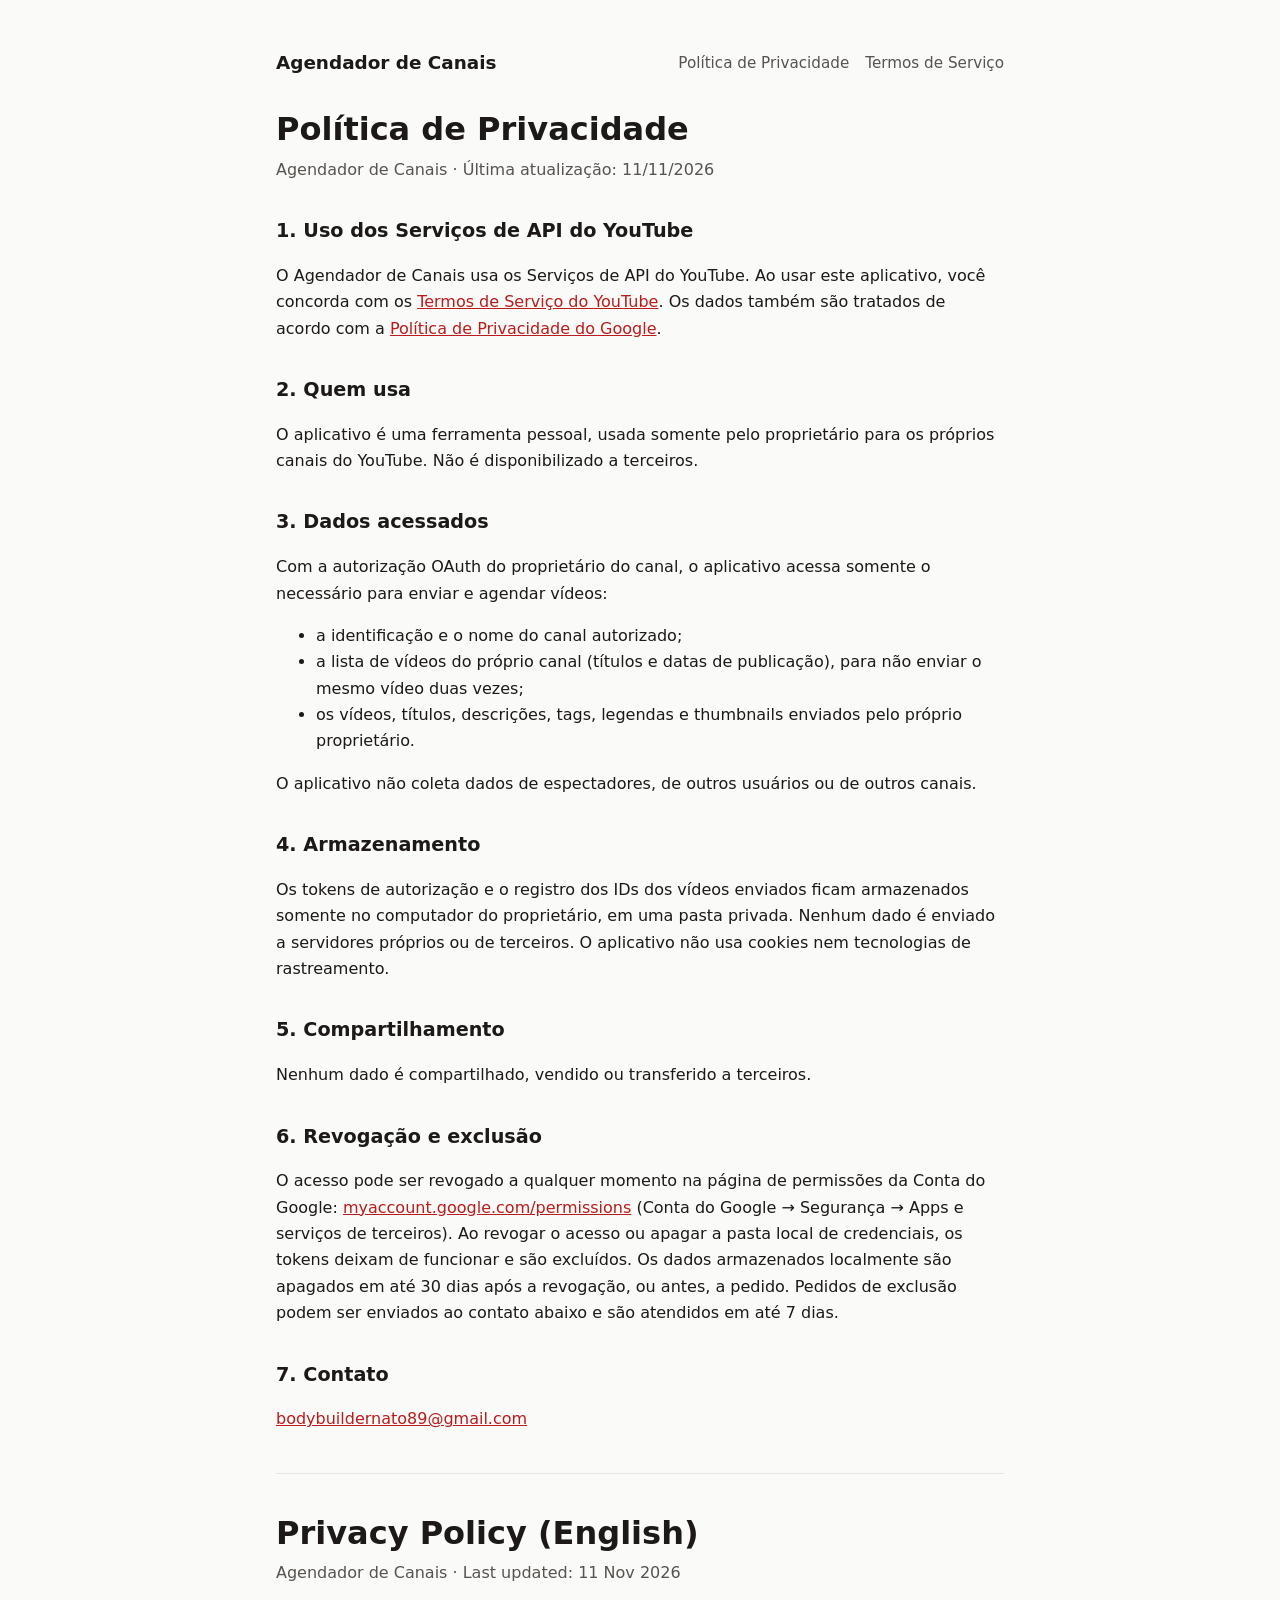
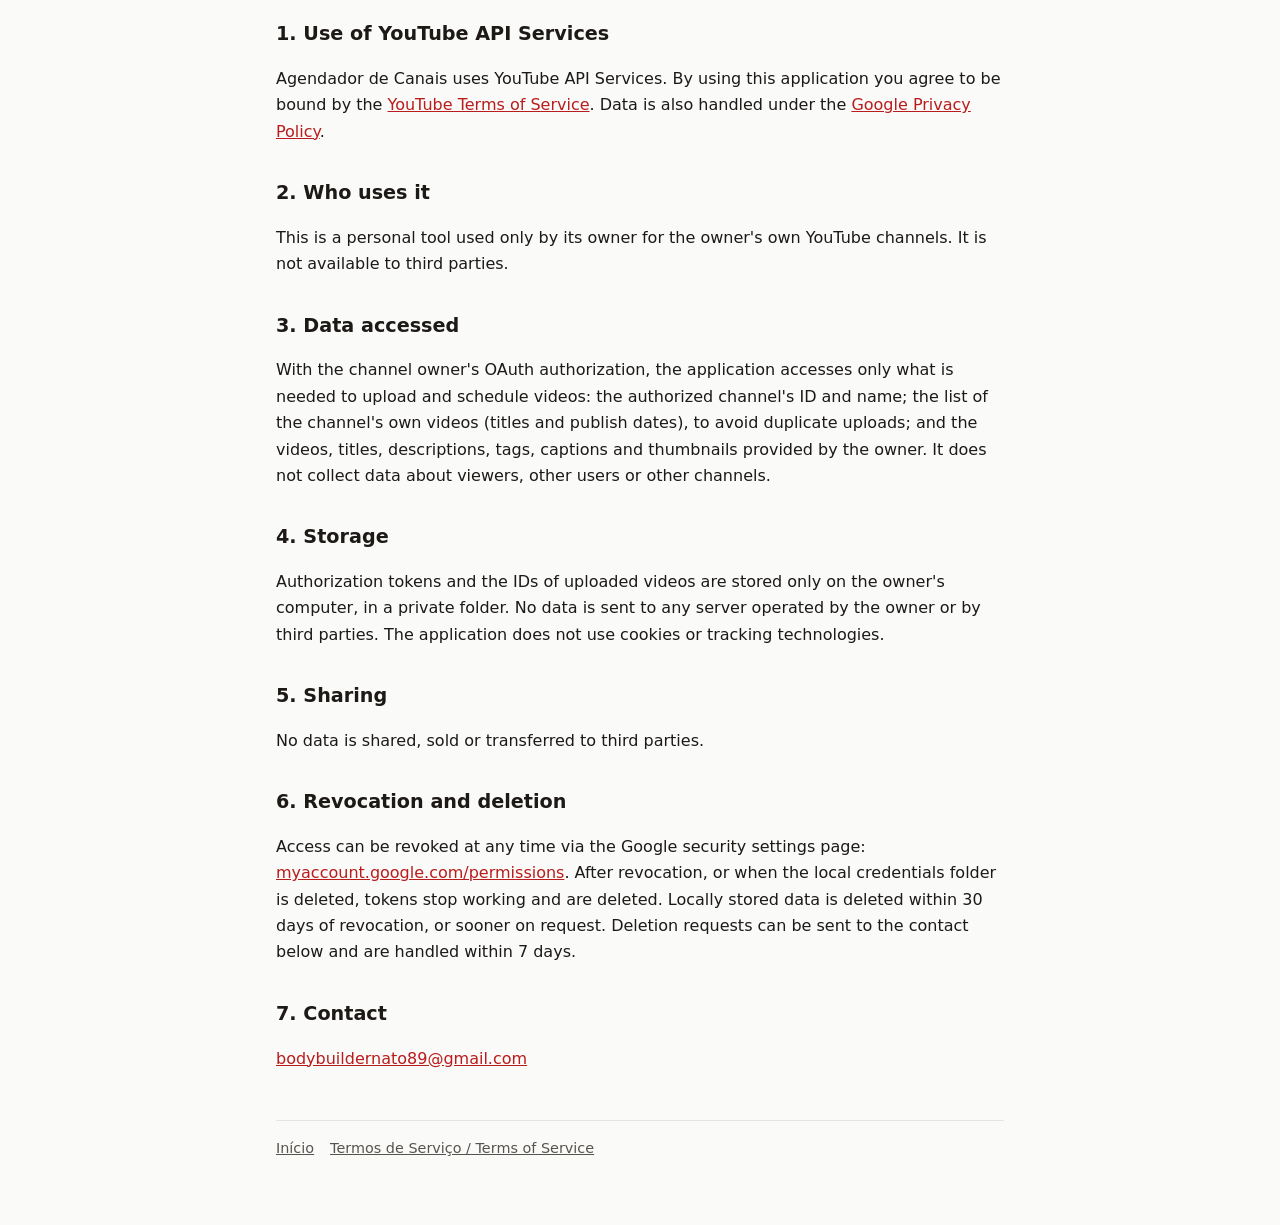
<file: privacidade.html>
<!doctype html>
<html lang="pt-BR">
<head>
<meta charset="utf-8">
<meta name="viewport" content="width=device-width, initial-scale=1">
<title>Política de Privacidade</title>
<meta name="description" content="Política de Privacidade do Agendador de Canais.">
<link rel="stylesheet" href="style.css">
</head>
<body>
<main>
  <header>
    <a href="./">Agendador de Canais</a>
    <nav>
      <a href="privacidade.html">Política de Privacidade</a>
      <a href="termos.html">Termos de Serviço</a>
    </nav>
  </header>

  <h1>Política de Privacidade</h1>
  <p class="sub">Agendador de Canais · Última atualização: 11/11/2026</p>

  <h2>1. Uso dos Serviços de API do YouTube</h2>
  <p>O Agendador de Canais usa os Serviços de API do YouTube. Ao usar este aplicativo, você concorda com os
    <a href="https://www.youtube.com/t/terms">Termos de Serviço do YouTube</a>. Os dados também são tratados de acordo com a
    <a href="https://policies.google.com/privacy">Política de Privacidade do Google</a>.</p>

  <h2>2. Quem usa</h2>
  <p>O aplicativo é uma ferramenta pessoal, usada somente pelo proprietário para os próprios canais do YouTube. Não é disponibilizado a terceiros.</p>

  <h2>3. Dados acessados</h2>
  <p>Com a autorização OAuth do proprietário do canal, o aplicativo acessa somente o necessário para enviar e agendar vídeos:</p>
  <ul>
    <li>a identificação e o nome do canal autorizado;</li>
    <li>a lista de vídeos do próprio canal (títulos e datas de publicação), para não enviar o mesmo vídeo duas vezes;</li>
    <li>os vídeos, títulos, descrições, tags, legendas e thumbnails enviados pelo próprio proprietário.</li>
  </ul>
  <p>O aplicativo não coleta dados de espectadores, de outros usuários ou de outros canais.</p>

  <h2>4. Armazenamento</h2>
  <p>Os tokens de autorização e o registro dos IDs dos vídeos enviados ficam armazenados somente no computador do proprietário, em uma pasta privada. Nenhum dado é enviado a servidores próprios ou de terceiros. O aplicativo não usa cookies nem tecnologias de rastreamento.</p>

  <h2>5. Compartilhamento</h2>
  <p>Nenhum dado é compartilhado, vendido ou transferido a terceiros.</p>

  <h2>6. Revogação e exclusão</h2>
  <p>O acesso pode ser revogado a qualquer momento na página de permissões da Conta do Google:
    <a href="https://myaccount.google.com/permissions">myaccount.google.com/permissions</a>
    (Conta do Google → Segurança → Apps e serviços de terceiros). Ao revogar o acesso ou apagar a pasta local de credenciais, os tokens deixam de funcionar e são excluídos. Os dados armazenados localmente são apagados em até 30 dias após a revogação, ou antes, a pedido. Pedidos de exclusão podem ser enviados ao contato abaixo e são atendidos em até 7 dias.</p>

  <h2>7. Contato</h2>
  <p><a href="mailto:bodybuildernato89@gmail.com">bodybuildernato89@gmail.com</a></p>

  <hr>

  <h1>Privacy Policy (English)</h1>
  <p class="sub">Agendador de Canais · Last updated: 11 Nov 2026</p>

  <h2>1. Use of YouTube API Services</h2>
  <p>Agendador de Canais uses YouTube API Services. By using this application you agree to be bound by the
    <a href="https://www.youtube.com/t/terms">YouTube Terms of Service</a>. Data is also handled under the
    <a href="https://policies.google.com/privacy">Google Privacy Policy</a>.</p>

  <h2>2. Who uses it</h2>
  <p>This is a personal tool used only by its owner for the owner's own YouTube channels. It is not available to third parties.</p>

  <h2>3. Data accessed</h2>
  <p>With the channel owner's OAuth authorization, the application accesses only what is needed to upload and schedule videos: the authorized channel's ID and name; the list of the channel's own videos (titles and publish dates), to avoid duplicate uploads; and the videos, titles, descriptions, tags, captions and thumbnails provided by the owner. It does not collect data about viewers, other users or other channels.</p>

  <h2>4. Storage</h2>
  <p>Authorization tokens and the IDs of uploaded videos are stored only on the owner's computer, in a private folder. No data is sent to any server operated by the owner or by third parties. The application does not use cookies or tracking technologies.</p>

  <h2>5. Sharing</h2>
  <p>No data is shared, sold or transferred to third parties.</p>

  <h2>6. Revocation and deletion</h2>
  <p>Access can be revoked at any time via the Google security settings page:
    <a href="https://myaccount.google.com/permissions">myaccount.google.com/permissions</a>.
    After revocation, or when the local credentials folder is deleted, tokens stop working and are deleted. Locally stored data is deleted within 30 days of revocation, or sooner on request. Deletion requests can be sent to the contact below and are handled within 7 days.</p>

  <h2>7. Contact</h2>
  <p><a href="mailto:bodybuildernato89@gmail.com">bodybuildernato89@gmail.com</a></p>

  <footer>
    <a href="./">Início</a>
    <a href="termos.html">Termos de Serviço / Terms of Service</a>
  </footer>
</main>
</body>
</html>
</file>
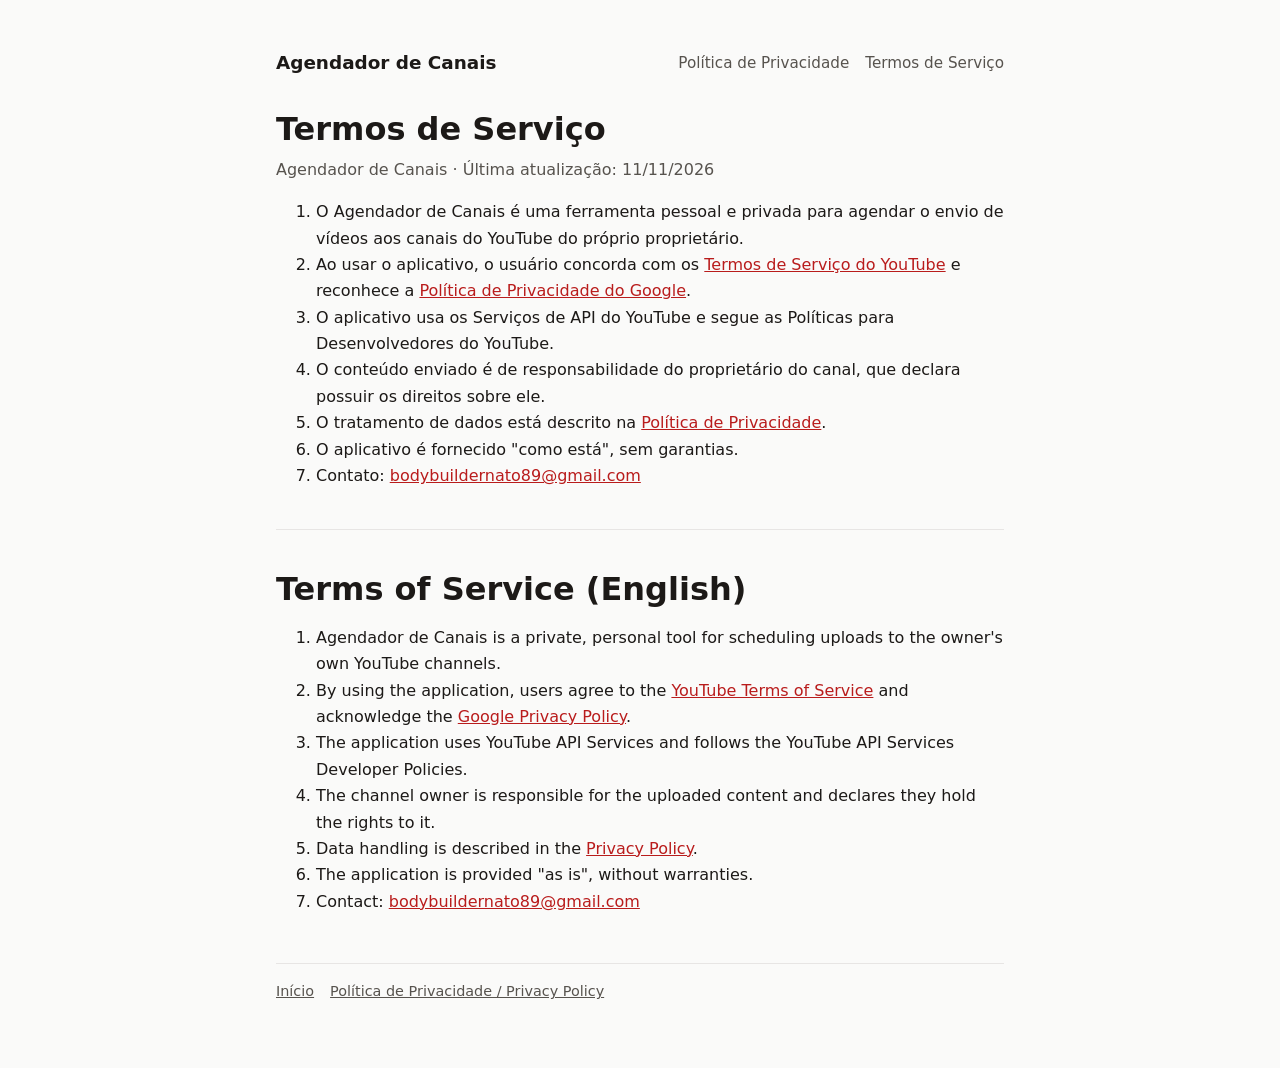
<file: termos.html>
<!doctype html>
<html lang="pt-BR">
<head>
<meta charset="utf-8">
<meta name="viewport" content="width=device-width, initial-scale=1">
<title>Termos de Serviço</title>
<meta name="description" content="Termos de Serviço do Agendador de Canais.">
<link rel="stylesheet" href="style.css">
</head>
<body>
<main>
  <header>
    <a href="./">Agendador de Canais</a>
    <nav>
      <a href="privacidade.html">Política de Privacidade</a>
      <a href="termos.html">Termos de Serviço</a>
    </nav>
  </header>

  <h1>Termos de Serviço</h1>
  <p class="sub">Agendador de Canais · Última atualização: 11/11/2026</p>
  <ol>
    <li>O Agendador de Canais é uma ferramenta pessoal e privada para agendar o envio de vídeos aos canais do YouTube do próprio proprietário.</li>
    <li>Ao usar o aplicativo, o usuário concorda com os <a href="https://www.youtube.com/t/terms">Termos de Serviço do YouTube</a> e reconhece a <a href="https://policies.google.com/privacy">Política de Privacidade do Google</a>.</li>
    <li>O aplicativo usa os Serviços de API do YouTube e segue as Políticas para Desenvolvedores do YouTube.</li>
    <li>O conteúdo enviado é de responsabilidade do proprietário do canal, que declara possuir os direitos sobre ele.</li>
    <li>O tratamento de dados está descrito na <a href="privacidade.html">Política de Privacidade</a>.</li>
    <li>O aplicativo é fornecido "como está", sem garantias.</li>
    <li>Contato: <a href="mailto:bodybuildernato89@gmail.com">bodybuildernato89@gmail.com</a></li>
  </ol>

  <hr>

  <h1>Terms of Service (English)</h1>
  <ol>
    <li>Agendador de Canais is a private, personal tool for scheduling uploads to the owner's own YouTube channels.</li>
    <li>By using the application, users agree to the <a href="https://www.youtube.com/t/terms">YouTube Terms of Service</a> and acknowledge the <a href="https://policies.google.com/privacy">Google Privacy Policy</a>.</li>
    <li>The application uses YouTube API Services and follows the YouTube API Services Developer Policies.</li>
    <li>The channel owner is responsible for the uploaded content and declares they hold the rights to it.</li>
    <li>Data handling is described in the <a href="privacidade.html">Privacy Policy</a>.</li>
    <li>The application is provided "as is", without warranties.</li>
    <li>Contact: <a href="mailto:bodybuildernato89@gmail.com">bodybuildernato89@gmail.com</a></li>
  </ol>

  <footer>
    <a href="./">Início</a>
    <a href="privacidade.html">Política de Privacidade / Privacy Policy</a>
  </footer>
</main>
</body>
</html>
</file>
<file: style.css>
:root {
  --bg: #fafaf9;
  --fg: #1c1917;
  --muted: #57534e;
  --line: #e7e5e4;
  --accent: #b91c1c;
  --card: #ffffff;
}
@media (prefers-color-scheme: dark) {
  :root {
    --bg: #1c1917;
    --fg: #f5f5f4;
    --muted: #a8a29e;
    --line: #44403c;
    --accent: #f87171;
    --card: #292524;
  }
}
* { box-sizing: border-box; }
body {
  margin: 0;
  background: var(--bg);
  color: var(--fg);
  font: 16px/1.65 system-ui, -apple-system, "Segoe UI", Roboto, sans-serif;
}
main { max-width: 760px; margin: 0 auto; padding: 48px 16px 64px; }
header { display: flex; align-items: center; gap: 12px; margin-bottom: 32px; }
header a { color: var(--fg); text-decoration: none; font-weight: 700; font-size: 1.15rem; }
nav { margin-left: auto; display: flex; gap: 16px; flex-wrap: wrap; }
nav a { color: var(--muted); font-weight: 500; font-size: .95rem; }
h1 { font-size: 2rem; line-height: 1.2; margin: 0 0 8px; }
h2 { font-size: 1.2rem; margin: 32px 0 8px; }
p, li { color: var(--fg); }
.sub { color: var(--muted); margin-top: 0; }
a { color: var(--accent); }
.card {
  background: var(--card);
  border: 1px solid var(--line);
  border-radius: 12px;
  padding: 20px;
  margin: 24px 0;
}
.yt { display: flex; align-items: center; gap: 14px; }
.yt img { height: 28px; width: auto; }
footer {
  border-top: 1px solid var(--line);
  margin-top: 48px;
  padding-top: 16px;
  color: var(--muted);
  font-size: .9rem;
  display: flex;
  gap: 16px;
  flex-wrap: wrap;
}
footer a { color: var(--muted); }
hr { border: 0; border-top: 1px solid var(--line); margin: 40px 0; }
</file>
